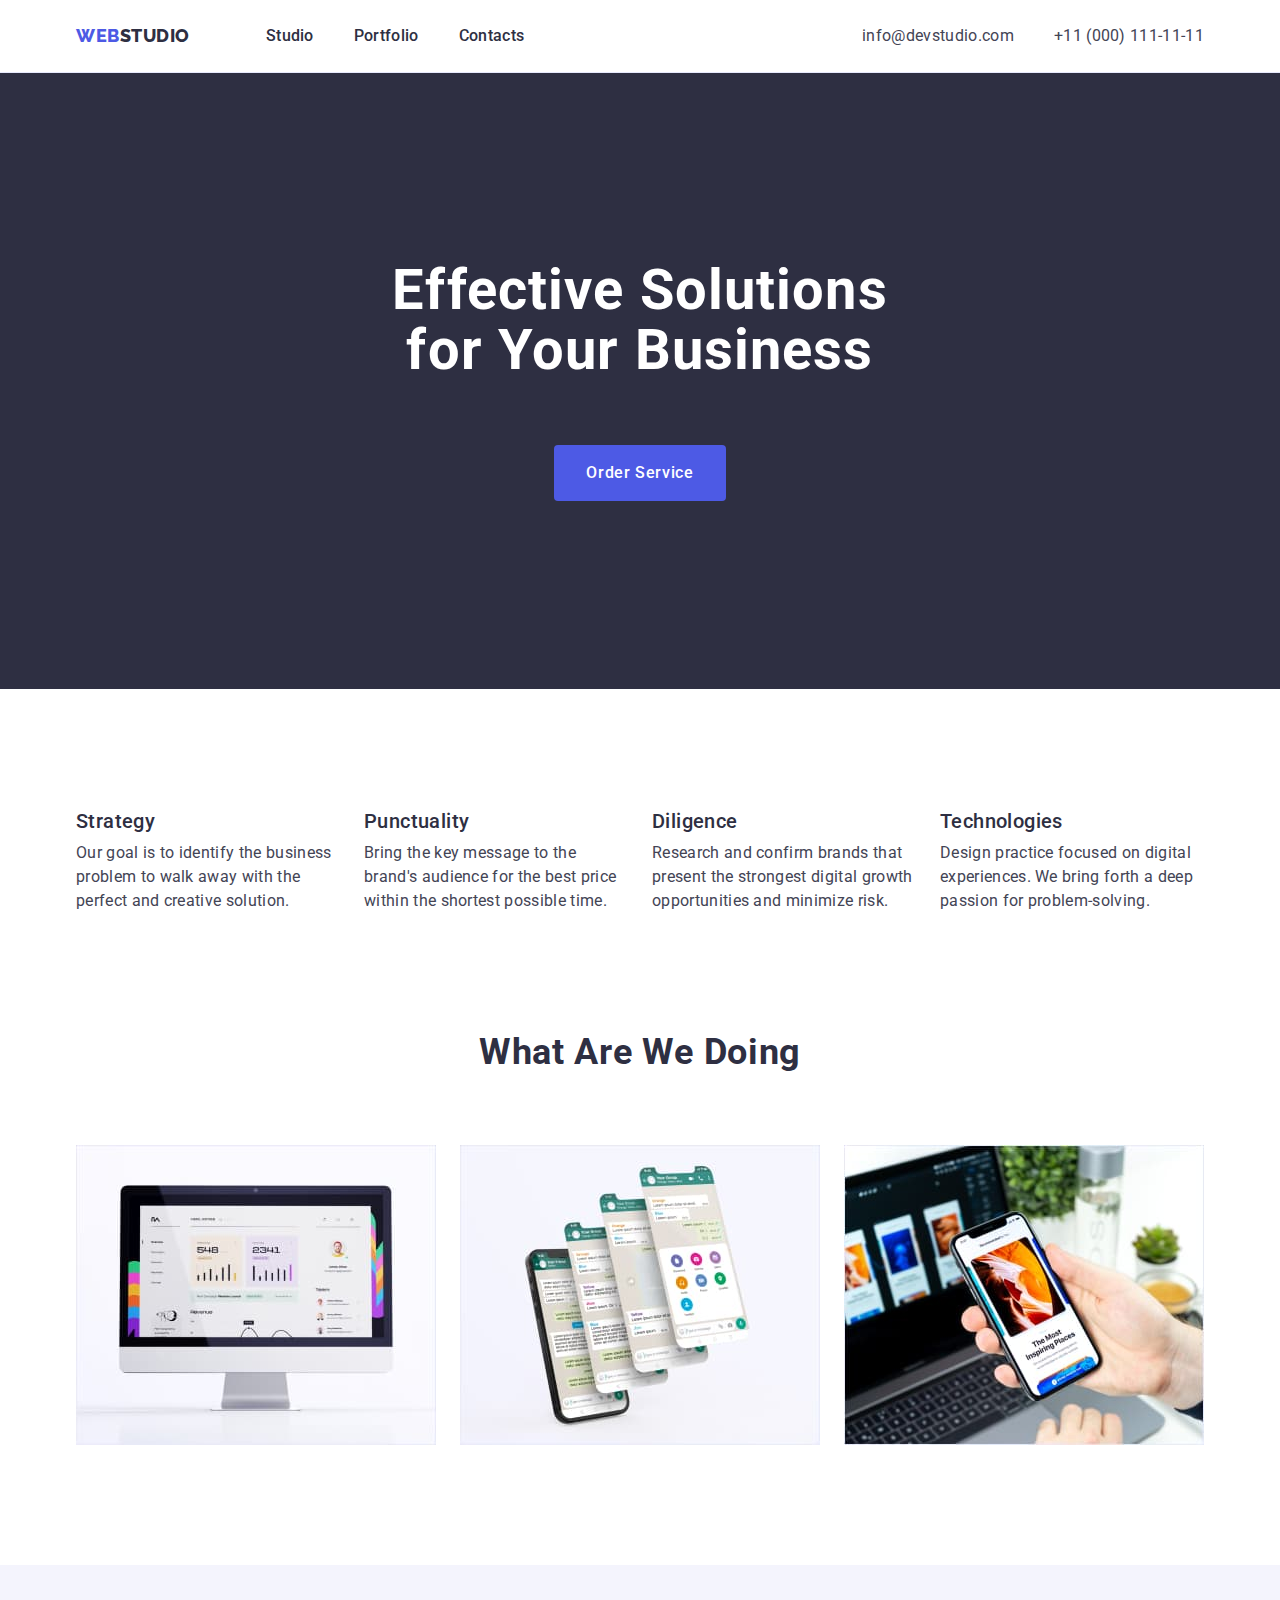
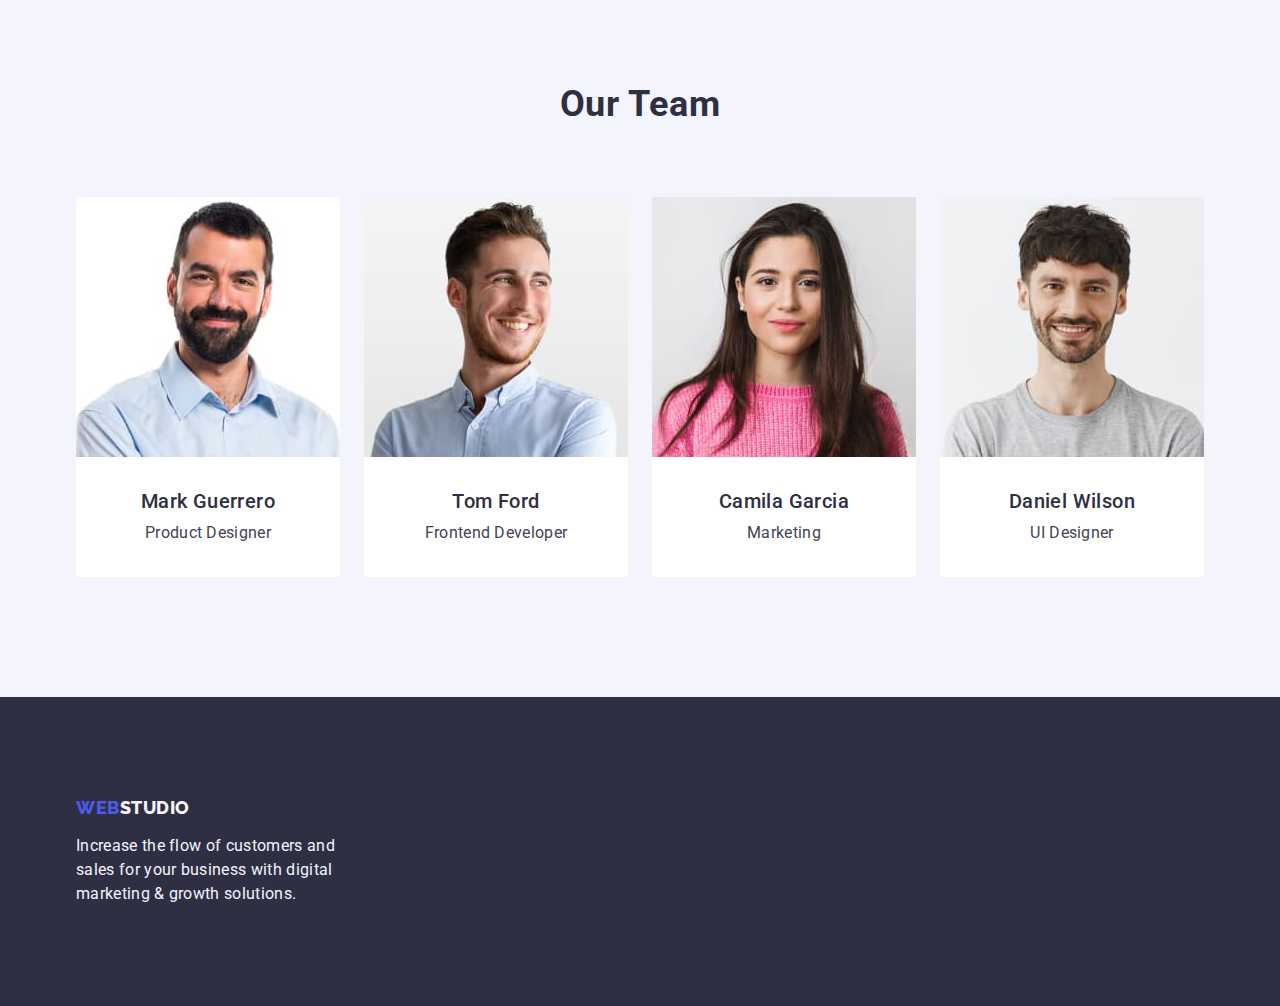
<file: index.html>
<!DOCTYPE html>
<html lang="en">
  <head>
    <meta charset="UTF-8" />
    <meta http-equiv="X-UA-Compatible" content="IE=edge" />
    <meta name="viewport" content="width=device-width, initial-scale=1.0" />
    <link rel="preconnect" href="https://fonts.googleapis.com" />
    <link rel="preconnect" href="https://fonts.gstatic.com" crossorigin />
    <link
      href="https://fonts.googleapis.com/css2?family=Raleway:wght@800&family=Roboto:wght@400;500;700;900&display=swap"
      rel="stylesheet"
    />
    <title>Document</title>
    <link
      rel="stylesheet"
      href="https://cdn.jsdelivr.net/npm/modern-normalize@1.1.0/modern-normalize.min.css"
    />
    <link rel="stylesheet" href="./css/style.css" />
  </head>
  <body>
    <header class="header">
      <div class="header-container container">
        <nav class="list-nav">
          <a class="logo link" href="./index.html"
            >Web<span class="logo-text">Studio</span></a
          >
          <ul class="list">
            <li>
              <a href="./index.html" class="list-link link">Studio</a>
            </li>
            <li>
              <a class="list-link link" href="./portfolio.html">Portfolio</a>
            </li>
            <li><a class="list-link link" href="">Contacts</a></li>
          </ul>
        </nav>
        <address class="address-list">
          <ul class="list-address">
            <li>
              <a class="list-menu link" href="mailto:info@devstudio.com"
                >info@devstudio.com</a
              >
            </li>
            <li>
              <a class="list-menu link" href="tel:+110001111111"
                >+11 (000) 111-11-11</a
              >
            </li>
          </ul>
        </address>
      </div>
    </header>
    <main>
      <section class="hero">
        <div class="container hero-container">
          <h1 class="hero-title">Effective Solutions for Your Business</h1>
          <button class="hero-btn" type="button">Order Service</button>
        </div>
      </section>
      <section class="strengths">
        <div class="container strengths-container">
          <h2 class="strengths-title">Our strengths</h2>
          <ul class="list-strengths">
            <li class="strengths-item">
              <h3 class="list-title">Strategy</h3>
              <p class="list-desc">
                Our goal is to identify the business problem to walk away with
                the perfect and creative solution.
              </p>
            </li>
            <li class="strengths-item">
              <h3 class="list-title">Punctuality</h3>
              <p class="list-desc">
                Bring the key message to the brand's audience for the best price
                within the shortest possible time.
              </p>
            </li>
            <li class="strengths-item">
              <h3 class="list-title">Diligence</h3>
              <p class="list-desc">
                Research and confirm brands that present the strongest digital
                growth opportunities and minimize risk.
              </p>
            </li>
            <li class="strengths-item">
              <h3 class="list-title">Technologies</h3>
              <p class="list-desc">
                Design practice focused on digital experiences. We bring forth a
                deep passion for problem-solving.
              </p>
            </li>
          </ul>
        </div>
      </section>
      <section class="doing">
        <div class="container doing-container">
          <h2 class="do-title">What are we doing</h2>
          <ul class="list-img">
            <li class="doing-item">
              <img src="./images/img5.jpg" width="360" alt="iMac" />
            </li>
            <li class="doing-item">
              <img src="./images/img6.jpg" width="360" alt="Messenger" />
            </li>
            <li class="doing-item">
              <img src="./images/img7.jpg" width="360" alt="iPhone app" />
            </li>
          </ul>
        </div>
      </section>
      <section class="team-section">
        <div class="container team-container">
          <h2 class="team-title">Our Team</h2>
          <ul class="list-team">
            <li class="list-item">
              <img src="./images/img.jpg" width="264" alt="Mark Guerrero" />
              <div class="text-decoration">
                <h3 class="list-title-second">Mark Guerrero</h3>
                <p class="list-desc-second">Product Designer</p>
              </div>
            </li>
            <li class="list-item">
              <img src="./images/img2.jpg" width="264" alt="Tom Ford" />
              <div class="text-decoration">
                <h3 class="list-title-second">Tom Ford</h3>
                <p class="list-desc-second">Frontend Developer</p>
              </div>
            </li>
            <li class="list-item">
              <img src="./images/img3.jpg" width="264" alt="Camila Garcia" />
              <div class="text-decoration">
                <h3 class="list-title-second">Camila Garcia</h3>
                <p class="list-desc-second">Marketing</p>
              </div>
            </li>
            <li class="list-item">
              <img src="./images/img4.jpg" width="264" alt="Daniel Wilson" />
              <div class="text-decoration">
                <h3 class="list-title-second">Daniel Wilson</h3>
                <p class="list-desc-second">UI Designer</p>
              </div>
            </li>
          </ul>
        </div>
      </section>
    </main>
    <footer class="footer">
      <div class="container footer-container">
        <a class="logo-footer link" href="./index.html"
          >Web<span class="footer-span">Studio</span></a
        >
        <p class="copyright">
          Increase the flow of customers and sales for your business with
          digital marketing & growth solutions.
        </p>
      </div>
    </footer>
  </body>
</html>
</file>
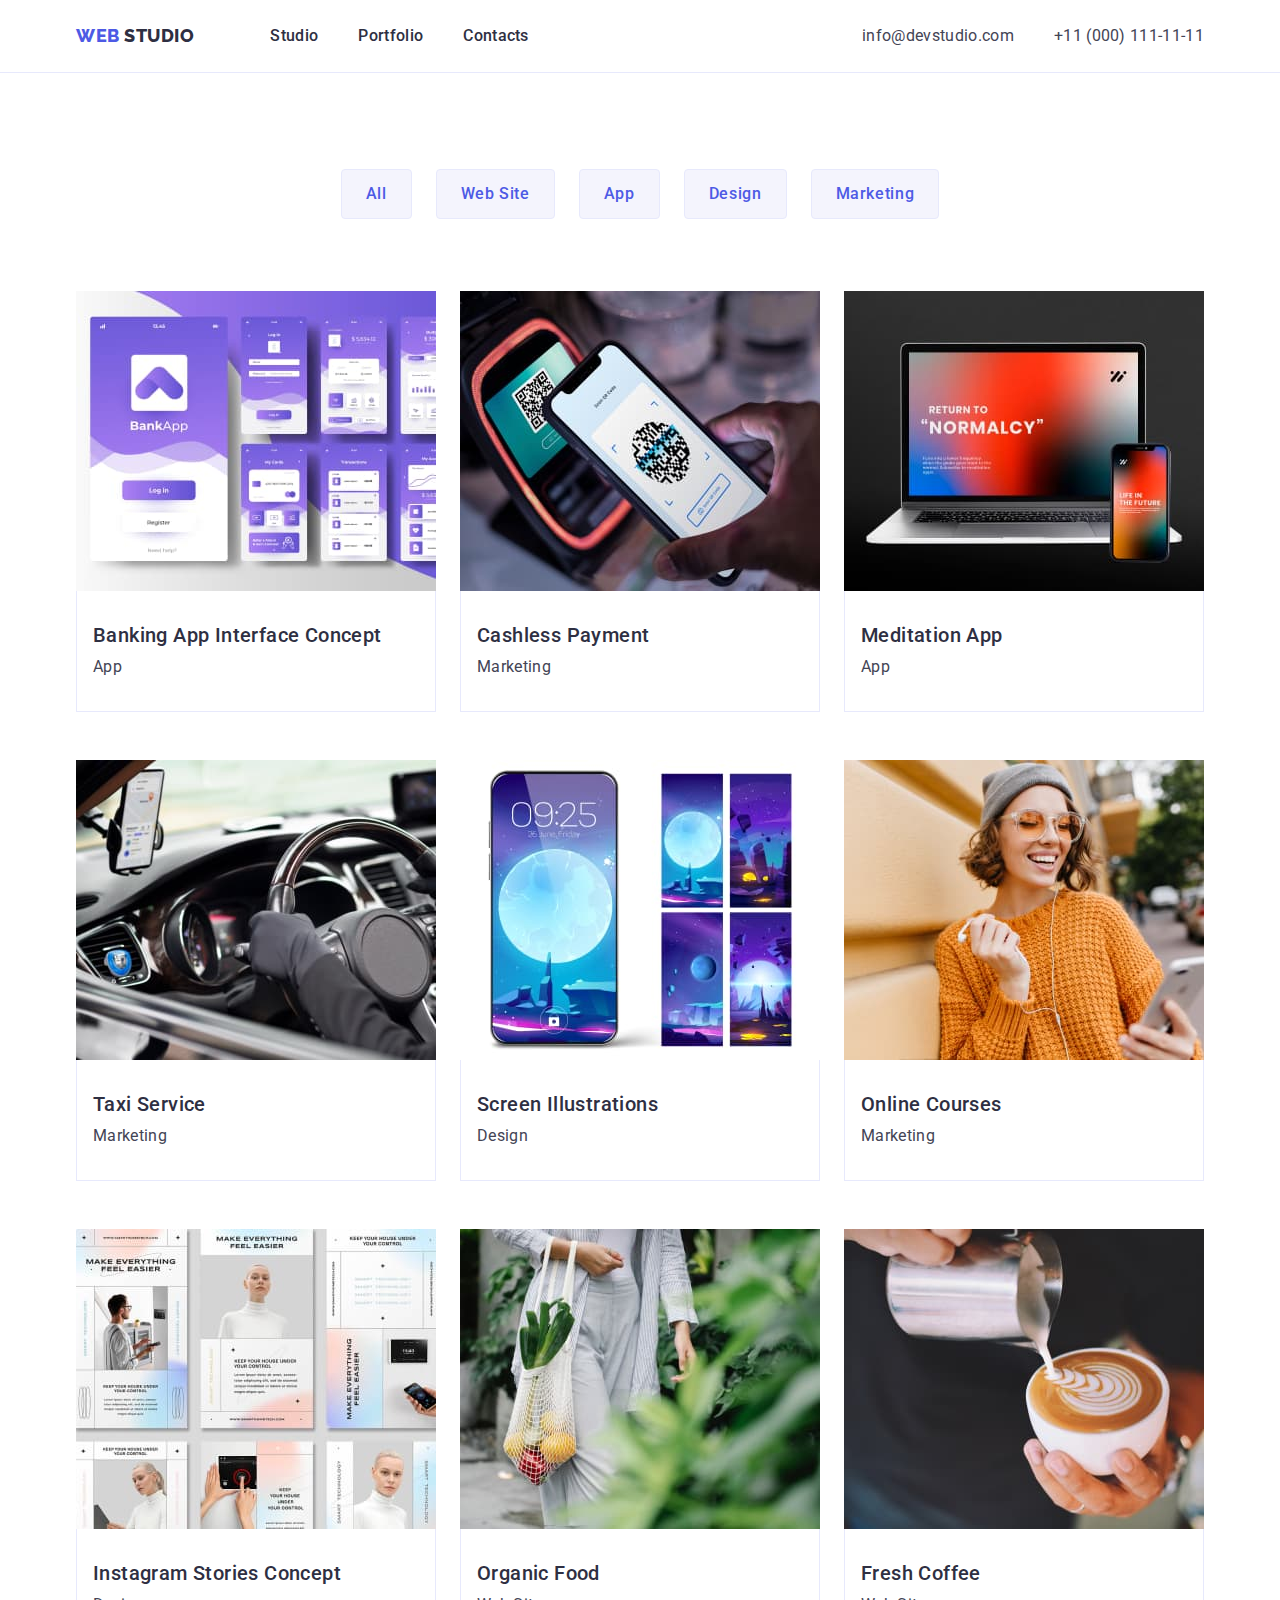
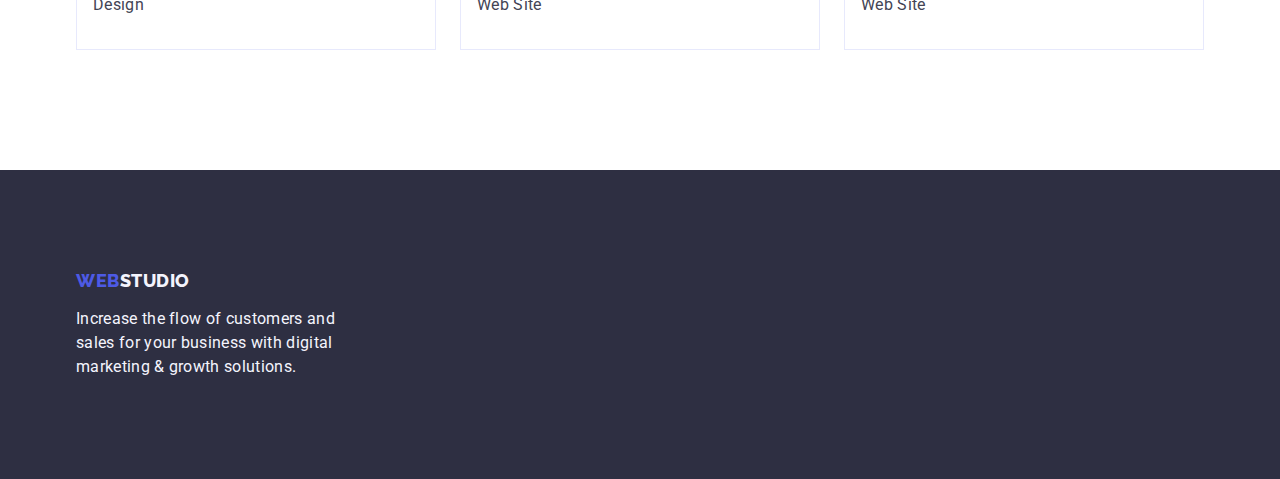
<file: portfolio.html>
<!DOCTYPE html>
<html lang="en">
  <head>
    <meta charset="UTF-8" />
    <meta http-equiv="X-UA-Compatible" content="IE=edge" />
    <meta name="viewport" content="width=device-width, initial-scale=1.0" />
    <title>Document</title>
    <link rel="preconnect" href="https://fonts.googleapis.com" />
    <link rel="preconnect" href="https://fonts.gstatic.com" crossorigin />
    <link
      href="https://fonts.googleapis.com/css2?family=Raleway:wght@800&family=Roboto:wght@400;500;700;900&display=swap"
      rel="stylesheet"
    />
    <link
      rel="stylesheet"
      href="https://cdn.jsdelivr.net/npm/modern-normalize@1.1.0/modern-normalize.min.css"
    />
    <link rel="stylesheet" href="./css/style.css" />
  </head>
  <body>
    <header class="header">
      <div class="container header-container">
        <nav class="list-nav">
          <a href="./index.html" class="logo link"
            >WEB <span class="logo-text">Studio</span></a
          >
          <ul class="list">
            <li>
              <a href="./index.html" class="list-link link">Studio</a>
            </li>
            <li>
              <a class="list-link link" href="./portfolio.html">Portfolio</a>
            </li>
            <li><a class="list-link link" href="">Contacts</a></li>
          </ul>
        </nav>
        <address class="address-list">
          <ul class="list-address">
            <li>
              <a class="list-menu link" href="mailto:info@devstudio.com"
                >info@devstudio.com</a
              >
            </li>
            <li>
              <a class="list-menu link" href="tel:+110001111111"
                >+11 (000) 111-11-11</a
              >
            </li>
          </ul>
        </address>
      </div>
    </header>
    <main class="main">
      <section class="portfolio-section">
        <div class="container portfolio-container">
          <h1 class="portfolio-title__hidden" hidden>Portfolio</h1>
          <ul class="list-btn">
            <li><button class="portfolio-btn" type="button">All</button></li>
            <li>
              <button class="portfolio-btn" type="button">Web Site</button>
            </li>
            <li><button class="portfolio-btn" type="button">App</button></li>
            <li><button class="portfolio-btn" type="button">Design</button></li>
            <li>
              <button class="portfolio-btn" type="button">Marketing</button>
            </li>
          </ul>
          <ul class="list-portfolio">
            <li class="portfolio-item link">
              <a href="" class="portfolio-item link">
                <img
                  class="portfolio-item__img"
                  src="./images/portfolio/portfolio-1.jpg"
                  width="360"
                  height="300"
                  alt="Bank"
                />
                <div class="portfolio-decoration">
                  <h2 class="portfolio-item__title">
                    Banking App Interface Concept
                  </h2>
                  <p class="portfolio-item__description">App</p>
                </div>
              </a>
            </li>
            <li class="portfolio-item link">
              <a href="" class="portfolio-item link">
                <img
                  class="portfolio-item__img"
                  src="./images/portfolio/portfolio-2.jpg"
                  width="360"
                  height="300"
                  alt="Mark"
                />
                <div class="portfolio-decoration">
                  <h2 class="portfolio-item__title">Cashless Payment</h2>
                  <p class="portfolio-item__description">Marketing</p>
                </div>
              </a>
            </li>
            <li class="portfolio-item link">
              <a href="" class="portfolio-item link">
                <img
                  class="portfolio-item__img"
                  src="./images/portfolio/portfolio-3.jpg"
                  width="360"
                  height="300"
                  alt="App"
                />
                <div class="portfolio-decoration">
                  <h2 class="portfolio-item__title">Meditation App</h2>
                  <p class="portfolio-item__description">App</p>
                </div>
              </a>
            </li>
            <li class="portfolio-item link">
              <a href="" class="portfolio-item link">
                <img
                  class="portfolio-item__img"
                  src="./images/portfolio/portfolio-4.jpg"
                  width="360"
                  height="300"
                  alt="Taxi"
                />
                <div class="portfolio-decoration">
                  <h2 class="portfolio-item__title">Taxi Service</h2>
                  <p class="portfolio-item__description">Marketing</p>
                </div>
              </a>
            </li>
            <li class="portfolio-item link">
              <a href="" class="portfolio-item link">
                <img
                  class="portfolio-item__img"
                  src="./images/portfolio/portfolio-5.jpg"
                  width="360"
                  height="300"
                  alt="Screen"
                />
                <div class="portfolio-decoration">
                  <h2 class="portfolio-item__title">Screen Illustrations</h2>
                  <p class="portfolio-item__description">Design</p>
                </div>
              </a>
            </li>
            <li class="portfolio-item link">
              <a href="" class="portfolio-item link">
                <img
                  class="portfolio-item__img"
                  src="./images/portfolio/portfolio-6.jpg"
                  width="360"
                  height="300"
                  alt="Course"
                />
                <div class="portfolio-decoration">
                  <h2 class="portfolio-item__title">Online Courses</h2>
                  <p class="portfolio-item__description">Marketing</p>
                </div>
              </a>
            </li>
            <li class="portfolio-item link">
              <a href="" class="portfolio-item link">
                <img
                  class="portfolio-item__img"
                  src="./images/portfolio/portfolio-7.jpg"
                  width="360"
                  height="300"
                  alt="Concept"
                />
                <div class="portfolio-decoration">
                  <h2 class="portfolio-item__title">
                    Instagram Stories Concept
                  </h2>
                  <p class="portfolio-item__description">Design</p>
                </div>
              </a>
            </li>
            <li class="portfolio-item link">
              <a href="" class="portfolio-item link">
                <img
                  class="portfolio-item__img"
                  src="./images/portfolio/portfolio-8.jpg"
                  width="360"
                  height="300"
                  alt="Food"
                />
                <div class="portfolio-decoration">
                  <h2 class="portfolio-item__title">Organic Food</h2>
                  <p class="portfolio-item__description">Web Site</p>
                </div>
              </a>
            </li>
            <li class="portfolio-item link">
              <a href="" class="portfolio-item link">
                <img
                  class="portfolio-item__img"
                  src="./images/portfolio/portfolio-9.jpg"
                  width="360"
                  height="300"
                  alt="Coffee"
                />
                <div class="portfolio-decoration">
                  <h2 class="portfolio-item__title">Fresh Coffee</h2>
                  <p class="portfolio-item__description">Web Site</p>
                </div>
              </a>
            </li>
          </ul>
        </div>
      </section>
    </main>
    <footer class="footer">
      <div class="container footer-container">
        <a class="logo-footer link" href="./index.html"
          >Web<span class="footer-span">Studio</span></a
        >
        <p class="copyright">
          Increase the flow of customers and sales for your business with
          digital marketing & growth solutions.
        </p>
      </div>
    </footer>
  </body>
</html>
</file>
<file: css/style.css>
body {
font-family: "Roboto", sans-serif;
color: #434455;
background-color: var(--bg-color);
}

h1,
h2,
h3,
h4,
h5,
h6,
p {
margin-top: 0;
margin-bottom: 0;
}

img{
display:block;    
}

ul{
padding-left: 0px;    
margin:0px;
}
:root{
--bg-color:#FFFFFF;
--logo-color:#4d5ae5;
--span-color:#2e2f42;
--list-color:#434455;
--btn-bg:#f4f4fd;
--btn-hover:#404bbf;
}

.container{
width: 1158px;
margin: 0px auto;
padding: 0px 15px;
}

.header-container{
display: flex;    
}


.logo {
font-family: 'Raleway', sans-serif;
font-weight: 800;
font-size: 18px;
line-height: 1.17;
letter-spacing: 0.03em;
text-transform: uppercase;
color:var(--logo-color);
text-decoration: none;
font-style: normal;
margin-right: 76px;
}

.logo-text {
color:var(--span-color);

}

.header{
display: flex;
align-items: center;
padding-top: 24px;
padding-bottom: 24px;
border-bottom: 1px solid #e7e9fc;
}

.list-nav {
list-style: none;
display: flex;
align-items: center;


}
.list-link:hover,
.list-link:focus{
    color:var(--btn-hover);
}
.address-list:hover,
.address-list:focus{
color:var(--btn-hover); 
} 
.link {
text-decoration: none;
}
.list-link {
font-weight: 500;
font-size: 16px;
line-height: 1.5;
letter-spacing:0.02em;
color:var(--span-color);
text-decoration: none;
padding-top: 24px;
padding-bottom: 24px;

}
.list-link:hover,
.list-link:focus {
color:var(--btn-hover);
} 


.address-menu:hover,
.address-menu:focus{
color: var(--btn-hover);

}
.address-list{
font-style: normal;
margin-left:auto;
}
.contacts {
font-style: normal;

}

.list-address{
display: flex;
gap: 40px;
list-style: none;
}

.list {
list-style:none;
display: flex;
gap:40px;


}
.list-menu {
font-weight: 400;   
font-style: 16px;
line-height: 1.5;
letter-spacing: 0.02em;
color:var(--list-color)    
}

.list-menu:hover,
.list-menu:focus{
    color:var(--btn-hover);
}

.hero{
background-color:var(--span-color);
text-align: center;
padding-top:188px;
padding-bottom: 188px;
}

h1.hero-title {
font-size: 56px;
line-height: 1.07;
text-align: center;
letter-spacing: 0.02em;
color:var(--bg-color);   
text-align: center;
margin-bottom: 64px;
max-width:496px;
margin-left:auto;
margin-right: auto;
}

.hero-btn {
background-color:var(--logo-color) ;
font-family: 'Roboto', sans-serif;
font-weight: 500;
font-size: 16px;
line-height: 1.5;
letter-spacing: 0.04em;
color:var(--bg-color);
margin-bottom: 188px;
padding: 16px 32px;
display: block;
min-width: 169px;
height: 56px;
border:none;
border-radius: 4px;
cursor: pointer;
margin: 0px auto;

}

.hero-btn:hover ,
.hero-btn:focus {
background-color:var(--btn-hover);
cursor: pointer;
}

.strengths-title{
position: absolute;
width: 1px;
height: 1px;
margin: -1px;
border: 0;
padding: 0;
white-space: nowrap;
clip-path:inset(100%);
clip:rect(0 0 0 0);
overflow: hidden;

}

.strengths{
padding-top:120px;
padding-bottom:120px;    
}

.list-strengths{
list-style:none;
display: flex;
gap:24px;

}

.list-title{
font-weight: 500;
font-size: 20px;
line-height: 1.2;
letter-spacing: 0.02em;
color:var(--span-color);
margin-bottom: 8px;

}

.list-desc{
font-size: 16px;
line-height: 1.5;
letter-spacing: 0.02em;
color:var(--list-color);
width: 264px;

}
.doing{
padding-bottom:120px;
}

.do-title{
font-size: 36px;
line-height: 1.11;
text-align: center;
letter-spacing: 0.02em;
text-transform: capitalize;
color:var(--span-color);
margin-bottom:72px;
}
.list-img{
display: flex;
gap:24px;
list-style: none;    
}

.team-section{
background-color: var(--btn-bg);
padding-top:120px;
padding-bottom:120px;

}

.team-title{
font-size: 36px;
line-height: 1.11;
text-align: center;
letter-spacing: 0.02em;
text-transform: capitalize;
color:var(--span-color);
margin-bottom: 72px;
}
.text-decoration{
padding: 32px 16px 32px;
}

.list-team{
display:flex;
gap:24px;
list-style: none;  
}

.list-item{
background-color:var(--bg-color);
border-radius: 0px 0px 4px 4px;

}

.text {
font-weight: 500;
font-size: 20px;
line-height: 1.2;
letter-spacing: 0.02em;
color:var(--span-color)    

}

.list-title-second{
font-weight: 500;
font-size: 20px;
line-height: 1.2;
letter-spacing: 0.02em;
color:var(--span-color);
text-align: center;
margin-bottom:8px;
}

.list-desc-second {
font-size: 16px;
line-height: 1.5;
letter-spacing: 0.02em;
color:var(--list-color);
margin-top: 8px;
text-align: center;    
}

.footer {
background-color:var(--span-color);
padding-top: 101.5px;

}

.footer-span{
color: var(--btn-bg);
}

.copyright{
width: 264px;  
}

.portfolio-title__hidden{
position: absolute;
width: 1px;
height: 1px;
margin: -1px;
border: 0;
padding: 0;
white-space: nowrap;
clip-path: inset(100%);
clip: rect(0 0 0 0);
overflow: hidden;
}

.portfolio-btn{
font-family: 'Roboto', sans-serif;  
font-weight: 500;
font-size: 16px;
line-height: 1.5;
letter-spacing: 0.04em;  
color:var(--logo-color);
background-color: var(--btn-bg);
cursor: pointer;
padding: 12px 24px;
border: 1px solid var(--border-btn);
border-radius: 4px;
border: 1px solid #e7e9fc;



}

.list-btn{
display: flex;
gap:24px;
list-style: none;
margin-bottom: 72px;
justify-content: center;
}

.portfolio-btn:hover,
.portfolio-btn:focus{
color:var(--bg-color); 
background-color: var(--btn-hover); 
border: 1px solid transparent;
}

.portfolio-item__title{
font-weight: 500;
font-size: 20px;
line-height: 1.2;
letter-spacing: 0.02em;
color:var(--span-color);
margin-bottom:8px;
}

.list-portfolio{
display: flex;
flex-wrap: wrap;
list-style: none;
column-gap: 24px;
row-gap: 48px;
padding-left: 0px;


}

.portfolio-decoration{
padding: 32px 16px;
border: 1px solid #e7e9fc;
border-top: none;
}

.portfolio-item{
width: calc((100% - 48px) / 3);
}

.portfolio-item__description{
font-size: 16px;
line-height: 1.5;
letter-spacing: 0.02em;
color:var(--list-color);

}

.logo-footer{
    text-decoration: none;
    font-family: 'Raleway', sans-serif;
        font-weight: 800;
        font-size: 18px;
        line-height: 1.17;
        letter-spacing: 0.03em;
        text-transform: uppercase;
        color: var(--logo-color);
        text-decoration: none;
        font-style: normal;
        display: inline-block;
        margin-bottom: 16px;
}

.hero-btn:hover,
.hero-btn:focus {
    background-color: var(--btn-hover);
    cursor: pointer;
    color:var(--bg-color);
}

.copyright{
font-weight: 400;
font-size: 16px;
line-height: 24px;
letter-spacing: 0.02em;
color: #F4F4FD;
}

.footer{
padding-top: 100px;
padding-bottom:100px;    
}

.portfolio-section{
padding-top:96px;
padding-bottom:120px; 
}
</file>
